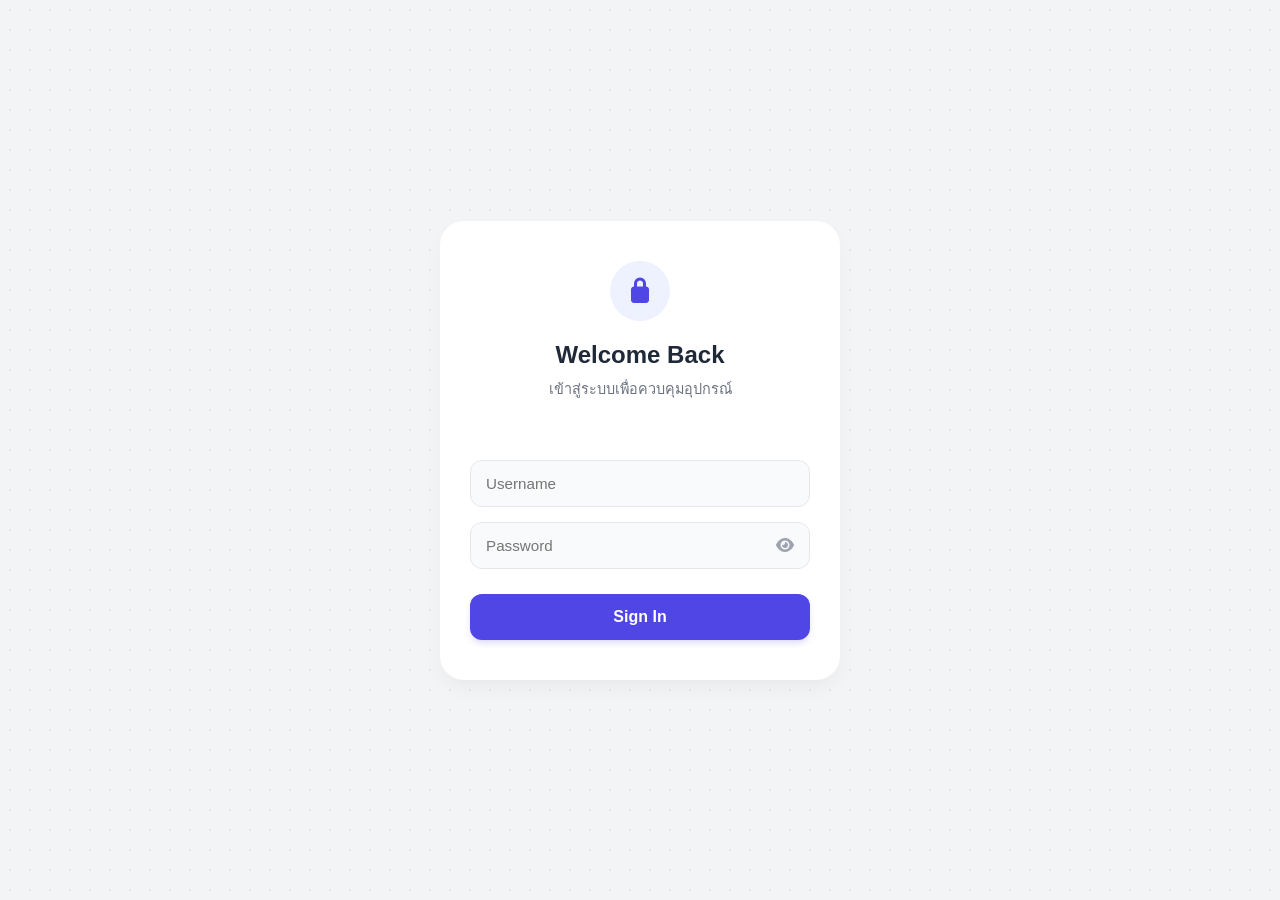
<file: index.html>
<!DOCTYPE html>
<html lang="th">
<head>
    <meta charset="UTF-8">
    <meta name="viewport" content="width=device-width, initial-scale=1.0">
    <title>Login - Control Panel</title>
    <link rel="stylesheet" href="css/all.min.css">
    <link rel="stylesheet" href="css/solid.css">
    <style>
        :root {
            --primary: #4f46e5;
            --primary-hover: #4338ca;
            --bg-color: #f3f4f6;
            --card-bg: #ffffff;
            --text-dark: #1f2937;
            --text-muted: #6b7280;
            --error: #ef4444;
            --success: #10b981;
        }

        * { box-sizing: border-box; margin: 0; padding: 0; font-family: 'Poppins', sans-serif; }

        body {
            background-color: var(--bg-color);
            background-image: radial-gradient(#e5e7eb 1px, transparent 1px);
            background-size: 20px 20px;
            display: flex; justify-content: center; align-items: center;
            height: 100vh; color: var(--text-dark);
        }

        .login-card {
            background: var(--card-bg);
            width: 100%; max-width: 400px;
            padding: 40px 30px;
            border-radius: 24px;
            box-shadow: 0 10px 25px -5px rgba(0,0,0,0.05), 0 8px 10px -6px rgba(0,0,0,0.01);
            text-align: center;
        }

        .icon-header {
            width: 60px; height: 60px;
            background: #eef2ff; color: var(--primary);
            border-radius: 50%; display: flex; justify-content: center; align-items: center;
            font-size: 24px; margin: 0 auto 20px;
        }

        h1 { font-weight: 600; font-size: 1.5rem; margin-bottom: 8px; }
        p.subtitle { font-size: 0.9rem; color: var(--text-muted); margin-bottom: 25px; }

        .input-group { position: relative; margin-bottom: 15px; text-align: left; }
        
        .input-group input {
            width: 100%; padding: 14px 45px 14px 15px;
            background: #f9fafb; border: 1px solid #e5e7eb;
            border-radius: 12px; outline: none; transition: 0.3s; font-size: 0.95rem;
        }
        .input-group input:focus {
            border-color: var(--primary); background: #fff;
            box-shadow: 0 0 0 4px rgba(79, 70, 229, 0.1);
        }

        .toggle-password {
            position: absolute; right: 15px; top: 50%; transform: translateY(-50%);
            color: #9ca3af; cursor: pointer; transition: 0.3s;
        }
        .toggle-password:hover { color: var(--text-dark); }

        .btn-login {
            width: 100%; padding: 14px; margin-top: 10px;
            background: var(--primary); color: white;
            border: none; border-radius: 12px; font-weight: 600; font-size: 1rem;
            cursor: pointer; transition: 0.3s; box-shadow: 0 4px 6px -1px rgba(79, 70, 229, 0.2);
        }
        .btn-login:hover { background: var(--primary-hover); transform: translateY(-2px); }
        .btn-login:disabled { background: #9ca3af; cursor: not-allowed; transform: none; box-shadow: none; }

        .msg-box { font-size: 0.85rem; min-height: 20px; margin-bottom: 15px; font-weight: 500; }
    </style>
</head>
<body>

<div class="login-card">
    <div class="icon-header"><i class="fa-solid fa-lock"></i></div>
    <h1>Welcome Back</h1>
    <p class="subtitle">เข้าสู่ระบบเพื่อควบคุมอุปกรณ์</p>

    <div class="msg-box errorMsg"></div>

    <form onsubmit="event.preventDefault(); handleSigngIN();">
        <div class="input-group">
            <input type="text" placeholder="Username" id="username-input" required />
        </div>
        
        <div class="input-group">
            <input type="password" placeholder="Password" id="password-input" required />
            <i class="fa-solid fa-eye toggle-password"></i>
        </div>

        <button type="submit" class="btn-login" id="loginBtn">Sign In</button>
    </form>
</div>

<script>
    const IP = window.location.hostname;
    const gateway = `http://${IP}`;

    window.onload = function () {
        const res = apiRequest(`${gateway}/api/checkToken`, "POST", {token:localStorage.getItem('esp32_token') || ""})
        
        res.then(e=>{
            if (e.status) {
                window.location.href = "/controlPanel/controlPanel.html";
            } else {
                console.log(e.msg);
            }
        })
        
    };

    // Password Toggle
    document.querySelector('.toggle-password').addEventListener('click', function() {
        const input = this.previousElementSibling;
        const type = input.getAttribute('type') === 'password' ? 'text' : 'password';
        input.setAttribute('type', type);
        this.classList.toggle('fa-eye');
        this.classList.toggle('fa-eye-slash');
    });

    async function apiRequest(url, method = 'POST', body = null) {
        try {
            const options = { method: method, headers: {} };
            if (body) {
                options.headers['Content-Type'] = 'application/json';
                options.body = JSON.stringify(body);
            }
            const response = await fetch(url, options);
            if (!response.ok) throw new Error(`Status: ${response.status}`);
            return await response.json();
        } catch (error) {
            console.error('Fetch Failed:', error);
            return null;
        }
    }

    async function handleSigngIN() {
        const userIn = document.querySelector('#username-input').value;
        const passIn = document.querySelector('#password-input').value;
        const errorMsg = document.querySelector('.errorMsg');
        const btn = document.querySelector('#loginBtn');

        btn.innerText = "Checking..."; btn.disabled = true; errorMsg.innerText = "";

        const result = await apiRequest(gateway + '/api/signin', 'POST', { u: userIn, p: passIn, token: localStorage.getItem("esp32_token") || ""});

        if (result && result.status) {
            errorMsg.innerText = "Login Success!";
            errorMsg.style.color = "var(--success)";
            localStorage.setItem('esp32_token', result.okte);
            setTimeout(() => { window.location.href = "/controlPanel/controlPanel.html"; }, 1000);
        } else {
            errorMsg.innerText = "Invalid Username or Password";
            errorMsg.style.color = "var(--error)";
            btn.innerText = "Sign In"; btn.disabled = false;
        }
    }
</script>

</body>
</html>
</file>
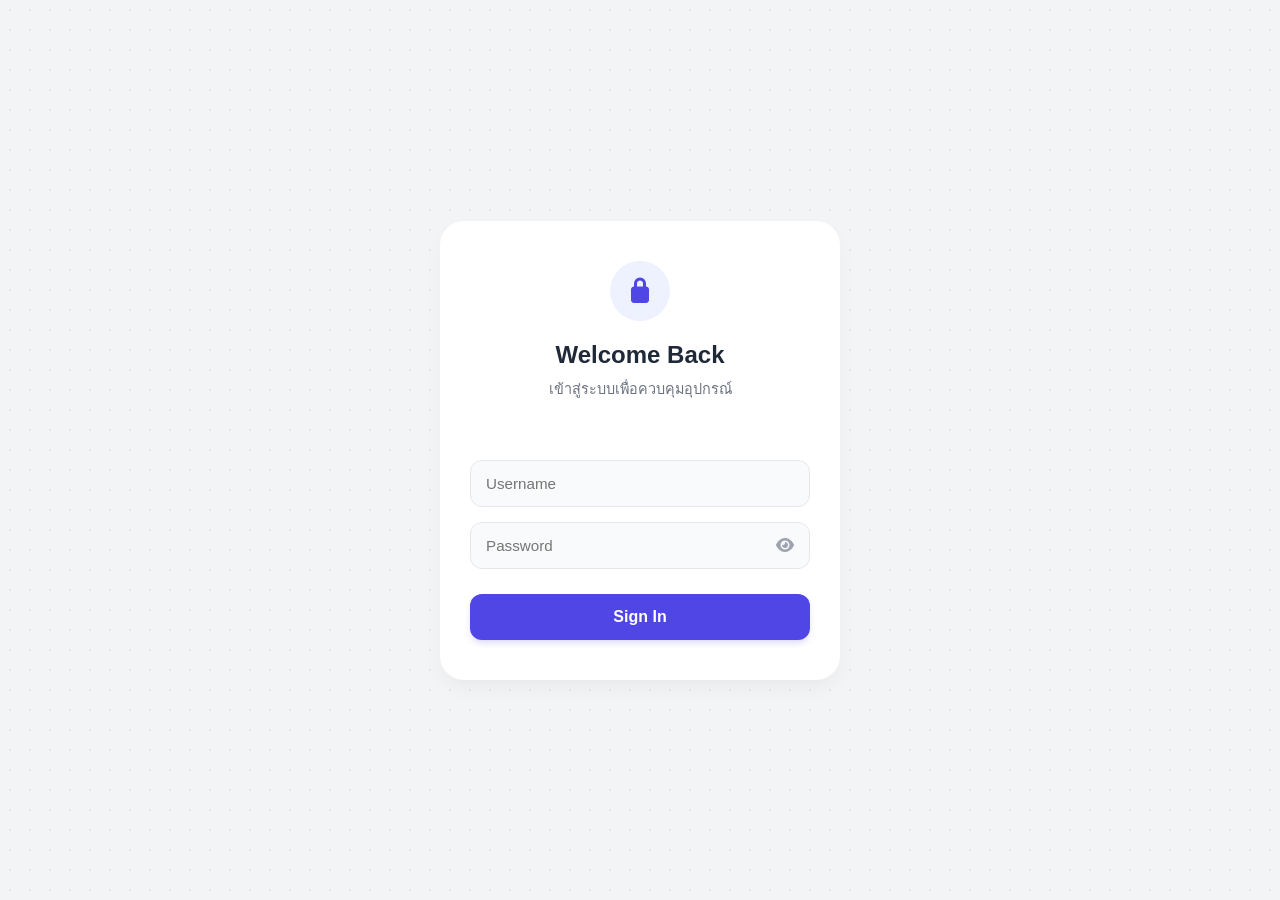
<file: controlPanel.html>
<!DOCTYPE html>
<html lang="en">
<head>
    <meta charset="UTF-8">
    <meta name="viewport" content="width=device-width, initial-scale=1.0, maximum-scale=1.0, user-scalable=no">
    <link rel="stylesheet" href="style.css">
    <link rel="stylesheet" href="css/all.min.css">
    <link rel="stylesheet" href="css/solid.css">
    <title>ToFan OS - Manager Dashboard</title>
</head>
<body>

    <header class="container">
        <div class="block-1">
            <div class="inner-block" style="text-align: center; padding-top: 50px;">
                <h2>ESP32 Dashboard</h2>
                <p style="color: #6b7280; margin-top: 10px;">Select an app below to start</p>
            </div>
        </div>

        <div class="block-2">
            <div class="inner-block app-block" style="justify-content: center;">
                <div class="app-icon icon-click" id="file-app-icon">
                    <div class="icon"><i class="fa-solid fa-folder"></i></div>
                </div>
                <div class="app-icon icon-click" id="setting-app-icon">
                    <div class="icon"><i class="fa-solid fa-gear"></i></div>
                </div>
            </div>
        </div>
    </header>

    <section class="file-manager panel-section">
        <div class="content">
            <div class="btn-close-window"><div class="burger-bar"></div></div>
            
            <div class="panel-header" style="flex-direction: column; align-items: flex-start;">
                <div style="display: flex; justify-content: space-between; width: 100%; align-items: center; margin-bottom: 15px;">
                    <h3>File Manager</h3>
                    <div class="header-actions">
                        <div style="position: relative; display: inline-block;">
                            <button class="btn-primary-sm" onclick="toggleDropdown('new-item-dropdown')">
                                <i class="fa-solid fa-plus"></i> New <i class="fa-solid fa-caret-down" style="margin-left: 2px;"></i>
                            </button>
                            
                            <div id="new-item-dropdown" class="dropdown-content">
                                <div class="dropdown-item" onclick="openModal('modal-create-folder'); toggleDropdown('new-item-dropdown')">
                                    <i class="fa-solid fa-folder-plus" style="color: #f59e0b; width: 20px;"></i> Folder
                                </div>
                                <div class="dropdown-item" onclick="openModal('modal-create-file'); toggleDropdown('new-item-dropdown')">
                                    <i class="fa-solid fa-file-circle-plus" style="color: var(--primary); width: 20px;"></i> File
                                </div>
                            </div>
                        </div>
                        <a href="/pageUploadFile/uploadFile.html" class="btn-secondary-sm"><i class="fa-solid fa-upload"></i> Upload</a>
                    </div>
                </div>
                
                <div style="display: flex; align-items: center; gap: 10px; width: 100%; background: #f1f5f9; padding: 10px; border-radius: 8px;">
                    <button class="btn-secondary-sm" onclick="goBack()" style="padding: 5px 10px;"><i class="fa-solid fa-arrow-left"></i></button>
                    <div id="current-path-display" style="font-family: monospace; font-size: 0.9rem; color: #3b82f6;">/main</div>
                </div>
            </div>

            <div class="display-data" id="file-list-container">
                <div style="text-align: center; color: gray; padding: 20px;">Loading files...</div>
            </div>
        </div>
    </section>

    <section class="setting panel-section">
        <div class="content">
            <div class="btn-close-window"><div class="burger-bar"></div></div>
            
            <div class="settings-wrapper" style="width: 100%; max-width: 400px; margin: 0 auto; overflow-y: auto; padding-bottom: 20px;">
                <h3 style="margin-bottom: 20px; text-align: center;">System Settings</h3>
                
                <div class="control-section" style="background: #f8fafc; padding: 20px; border-radius: 16px; margin-bottom: 20px; border: 1px solid var(--border-color);">
                    <div style="display: flex; align-items: center; gap: 15px; margin-bottom: 15px;">
                        <div class="icon" style="background: #e0e7ff; color: var(--primary); height: 45px; width: 45px;"><i class="fa-solid fa-microchip"></i></div>
                        <div>
                            <h4 style="margin: 0; font-size: 1rem;">Firmware</h4>
                            <p style="margin: 0; font-size: 0.8rem; color: var(--text-muted);">Update ESP32 system</p>
                        </div>
                    </div>
                    <a href="/update" class="btn-primary" style="text-align:center; display:block; text-decoration: none; box-shadow: none; background: #eef2ff; color: var(--primary);">
                        <i class="fa-solid fa-rotate"></i> Update Firmware
                    </a>
                </div>
                
                <hr style="border: 0; height: 1px; background: var(--border-color); margin: 25px 0;">
                
                <div class="control-section">
                    <h3 style="margin-bottom: 5px;">Change User</h3>
                    <p style="font-size: 0.85rem; color: var(--text-muted); margin-bottom: 20px;">เปลี่ยนชื่อผู้ใช้และรหัสผ่านสำหรับเข้าสู่ระบบ</p>
                    
                    <div id="change-user-msg" style="font-size: 0.85rem; min-height: 20px; margin-bottom: 15px; font-weight: 500; text-align: center;"></div>

                    <form id="changeUserForm" onsubmit="event.preventDefault(); handleChangeUser();">
                        <div style="margin-bottom: 15px;">
                            <input type="text" id="new-username" class="modal-input" placeholder="New Username" style="margin: 0;" required>
                        </div>
                        <div style="margin-bottom: 20px;">
                            <input type="password" id="new-password" class="modal-input" placeholder="New Password" style="margin: 0;" required>
                        </div>
                        <button type="submit" class="btn-primary" id="btn-change-user" style="width: 100%;"><i class="fa-solid fa-floppy-disk"></i> Save Changes</button>
                    </form>
                </div>
            </div>
        </div>
    </section>

    <div class="modal-overlay" id="modal-overlay"></div>

    <div class="modal-box" id="modal-file-options">
        <h3 id="selected-file-name" style="margin-bottom: 15px; text-align: center; word-break: break-all;">filename.txt</h3>
        <div style="display: flex; flex-direction: column; gap: 10px;">
            <button class="btn-action-modal btn-info" id="btn-read-file" onclick="readFile()">📖 Read / Preview</button>
            <button class="btn-action-modal btn-primary" id="btn-edit-text" onclick="openTextEditor()" style="display: none;">📝 Edit Content</button>
            <button class="btn-action-modal btn-warning" id="btn-rename-file" onclick="openModal('modal-rename-file')">✏️ Rename / Move</button>
            <button class="btn-action-modal btn-danger" id="btn-delete-file" onclick="openModal('modal-delete-file')">🗑️ Delete</button>
            <button class="btn-action-modal btn-secondary" onclick="closeModals()">Cancel</button>
        </div>
    </div>

    <div class="modal-box" id="modal-preview-file" style="width: 90%; max-width: 500px;">
        <h3 id="preview-filename" style="margin-bottom: 15px; text-align: center; word-break: break-all; color: var(--primary);"></h3>
        
        <div id="preview-content-container" style="display: flex; justify-content: center; align-items: center; min-height: 150px; max-height: 350px; overflow: auto; background: #f8fafc; border-radius: 12px; border: 1px solid var(--border-color); padding: 15px;">
            <div id="preview-loading" style="display: none; color: gray;"><i class="fa-solid fa-spinner fa-spin"></i> Loading...</div>
            
            <img id="preview-image" src="" style="display: none; max-width: 100%; max-height: 300px; object-fit: contain; border-radius: 8px;">
            <pre id="preview-text" style="display: none; width: 100%; height: 100%; margin: 0; white-space: pre-wrap; font-family: monospace; font-size: 0.85rem; color: #333; text-align: left;"></pre>
            
            <div id="preview-audio-container" style="display: none; width: 100%; flex-direction: column; align-items: center; gap: 20px;">
                <div style="width: 90px; height: 90px; background: #e2e8f0; border-radius: 50%; display: flex; justify-content: center; align-items: center; box-shadow: inset 0 0 10px rgba(0,0,0,0.1);">
                    <i class="fa-solid fa-music fa-2x text-muted"></i>
                </div>
                <audio id="preview-audio-element" src=""></audio>
                
                <div style="display: flex; align-items: center; width: 100%; gap: 10px;">
                    <span id="preview-audio-current" style="font-size: 0.8rem; width: 35px; text-align: right; color: var(--text-muted);">0:00</span>
                    <input type="range" id="preview-audio-seek" value="0" max="100" style="flex-grow: 1; accent-color: var(--primary);">
                    <span id="preview-audio-total" style="font-size: 0.8rem; width: 35px; color: var(--text-muted);">0:00</span>
                </div>
                
                <button id="preview-audio-play-btn" class="btn-primary" style="width: 60px; height: 60px; border-radius: 50%; padding: 0; display: flex; justify-content: center; align-items: center; font-size: 1.2rem; box-shadow: 0 4px 10px rgba(79,70,229,0.3);">
                    <i class="fa-solid fa-play" style="margin:0;"></i>
                </button>
            </div>
        </div>

        <div class="modal-btn-group" style="margin-top: 15px;">
            <button class="btn-secondary" style="width: 100%;" onclick="closeModals()">Close</button>
        </div>
    </div>

    <div class="modal-box" id="modal-text-editor" style="width: 90%; max-width: 600px;">
        <h3>Text Editor</h3>
        <p id="editor-filename" style="font-size: 0.8rem; color: #64748b; margin-bottom: 10px;"></p>
        <textarea id="editor-content" style="width: 100%; height: 250px; padding: 10px; border-radius: 8px; border: 1px solid #cbd5e1; font-family: monospace; resize: vertical;"></textarea>
        <div class="modal-btn-group" style="margin-top: 15px;">
            <button class="btn-secondary" onclick="closeModals()">Cancel</button>
            <button class="btn-primary" id="btn-save-text" onclick="saveTextFile()"><i class="fa-solid fa-floppy-disk"></i> Save</button>
        </div>
    </div>

    <div class="modal-box" id="modal-create-file">
        <h3>Create New File</h3>
        <input type="text" id="input-new-filename" class="modal-input" placeholder="e.g. index.html or config.txt">
        <div class="modal-btn-group">
            <button class="btn-secondary" onclick="closeModals()">Cancel</button>
            <button class="btn-primary" onclick="createFile()">Create</button>
        </div>
    </div>

    <div class="modal-box" id="modal-create-folder">
        <h3>Create New Folder</h3>
        <input type="text" id="input-new-foldername" class="modal-input" placeholder="Enter folder name">
        <div class="modal-btn-group">
            <button class="btn-secondary" onclick="closeModals()">Cancel</button>
            <button class="btn-primary" style="background: #f59e0b;" onclick="createFolder()">Create</button>
        </div>
    </div>

    <div class="modal-box" id="modal-rename-file">
        <h3>Rename / Move File</h3>
        <p style="font-size: 0.8rem; color: #64748b; margin-bottom: 10px;">You can change the name or type a new folder path to move it.</p>
        <input type="text" id="input-edit-filename" class="modal-input" placeholder="e.g. /main/new_folder/new_name.txt">
        <div class="modal-btn-group">
            <button class="btn-secondary" onclick="closeModals()">Cancel</button>
            <button class="btn-warning" onclick="editFile()">Save</button>
        </div>
    </div>

    <div class="modal-box" id="modal-delete-file">
        <h3 class="text-danger">Confirm Delete</h3>
        <p style="margin: 15px 0; text-align: center;">Are you sure you want to delete <br><strong id="delete-target-name"></strong>?</p>
        <div class="modal-btn-group">
            <button class="btn-secondary" onclick="closeModals()">Cancel</button>
            <button class="btn-danger" onclick="deleteFile()">Delete</button>
        </div>
    </div>

    <script src="script.js"></script>
</body>
</html>
</file>
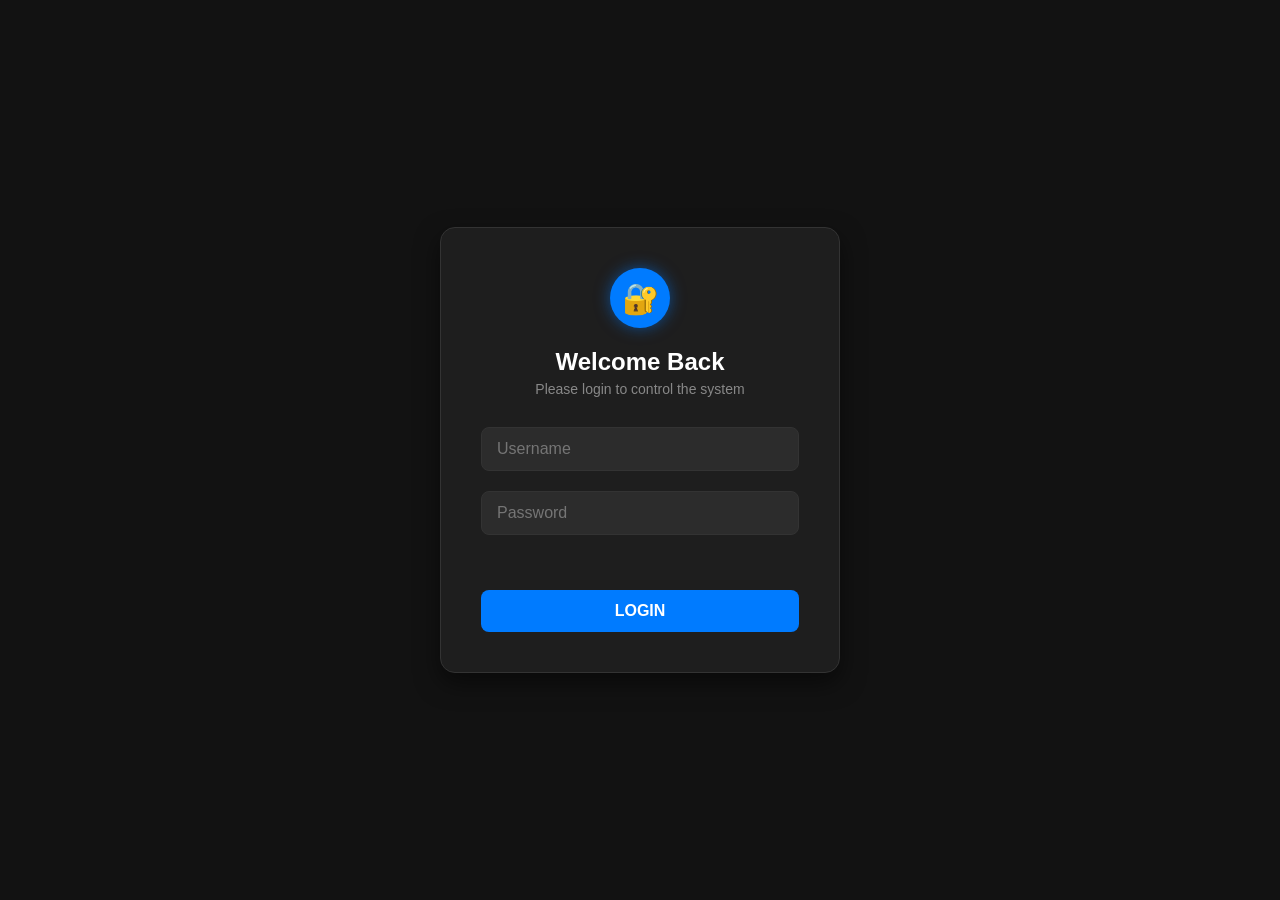
<file: loginPage.html>
<!DOCTYPE html>
<html lang="en">
<head>
    <meta charset="UTF-8">
    <meta name="viewport" content="width=device-width, initial-scale=1.0">
    <title>ESP32 Robot Login</title>
    <style>
        * {
            margin: 0;
            padding: 0;
            box-sizing: border-box;
            font-family: 'Segoe UI', Tahoma, Geneva, Verdana, sans-serif;
        }
    
        body {
            background-color: #121212;
            /* สีพื้นหลังดำด้าน */
            height: 100vh;
            display: flex;
            justify-content: center;
            align-items: center;
        }
    
        .login-wrapper {
            width: 100%;
            padding: 20px;
            display: flex;
            justify-content: center;
        }
    
        .login-card {
            background-color: #1e1e1e;
            width: 100%;
            max-width: 400px;
            padding: 40px;
            border-radius: 15px;
            box-shadow: 0 10px 25px rgba(0, 0, 0, 0.5);
            text-align: center;
            border: 1px solid #333;
        }
    
        .icon-circle {
            width: 60px;
            height: 60px;
            background: #007bff;
            color: white;
            font-size: 30px;
            border-radius: 50%;
            display: flex;
            justify-content: center;
            align-items: center;
            margin: 0 auto 20px;
            box-shadow: 0 0 15px rgba(0, 123, 255, 0.5);
        }
    
        h2 {
            color: #ffffff;
            margin-bottom: 5px;
        }
    
        p {
            color: #888;
            margin-bottom: 30px;
            font-size: 14px;
        }
    
        .input-group {
            margin-bottom: 20px;
        }
    
        input {
            width: 100%;
            padding: 12px 15px;
            background: #2c2c2c;
            border: 1px solid #333;
            border-radius: 8px;
            color: white;
            font-size: 16px;
            outline: none;
            transition: 0.3s;
        }
    
        input:focus {
            border-color: #007bff;
            box-shadow: 0 0 8px rgba(0, 123, 255, 0.3);
        }
    
        button {
            width: 100%;
            padding: 12px;
            background: #007bff;
            /* สีปุ่ม */
            color: white;
            border: none;
            border-radius: 8px;
            font-size: 16px;
            font-weight: bold;
            cursor: pointer;
            transition: 0.3s;
        }
    
        button:hover {
            background: #0056b3;
            transform: translateY(-2px);
        }
    
        button:active {
            transform: translateY(0);
        }
    
        .error-msg {
            color: #ff4d4d;
            font-size: 14px;
            margin-bottom: 15px;
            height: 20px;
            /* จองพื้นที่ไว้ */
        }
    </style>
</head>
<body>

    <div class="login-wrapper">
        <div class="login-card">
            <div class="icon-circle">
                🔐
            </div>
            
            <h2>Welcome Back</h2>
            <p>Please login to control the system</p>

            <form id="loginForm" onsubmit="event.preventDefault(); handleLogin();">
                <div class="input-group">
                    <input type="text" id="username" required placeholder="Username">
                </div>
                
                <div class="input-group">
                    <input type="password" id="password" required placeholder="Password">
                </div>

                <div class="error-msg" id="errorMsg"></div>

                <button type="submit" id="loginBtn">LOGIN</button>
            </form>
        </div>
    </div>

    <script>
        const API_URL = "";

        // --- ฟังก์ชัน Fetch มาตรฐาน ---
        async function apiRequest(url, method = 'GET', body = null) {
            try {
                const options = { method: method, headers: {} };
                if (body) {
                    options.headers['Content-Type'] = 'application/json';
                    options.body = JSON.stringify(body);
                }
                const response = await fetch(API_URL + url, options);
                if (!response.ok) throw new Error(`Status: ${response.status}`);
                return await response.json();
            } catch (error) {
                console.error('Fetch Failed:', error);
                return null;
            }
        }

        // --- ตรวจสอบ Auto Login เมื่อเปิดหน้าเว็บ ---
        window.onload = async function () {
            const token = localStorage.getItem('esp32_token');

            // ถ้ามี Token ให้ลองข้ามไปหน้าหลักเลย (หรือเช็คกับ Server ก่อนก็ได้)
            if (token) {
                console.log("Found token, redirecting...");
                // window.location.href = "control.html"; // เปิดหน้าควบคุม
            }
        };

        // --- ฟังก์ชันกดปุ่ม Login ---
        async function handleLogin() {
            const userIn = document.getElementById('username').value;
            const passIn = document.getElementById('password').value;
            const btn = document.getElementById('loginBtn');
            const errorMsg = document.getElementById('errorMsg');

            // 1. เปลี่ยนปุ่มเป็น Loading
            btn.innerText = "Checking...";
            btn.disabled = true;
            errorMsg.innerText = "";

            // 2. ส่งไปเช็คที่ ESP32
            // สมมติ API คือ /api/login ส่ง {u: username, p: password}
            const result = await apiRequest('/api/login', 'POST', { u: userIn, p: passIn });

            // 3. ตรวจสอบผลลัพธ์
            if (result && result.status === 'ok') {
                // ✅ Login สำเร็จ
                errorMsg.style.color = "#4caf50"; // สีเขียว
                errorMsg.innerText = "Login Success!";

                // บันทึก Token (ถ้ามี) หรือแค่จำว่าผ่านแล้ว
                localStorage.setItem('esp32_token', result.token || 'logged_in');

                // รอ 1 วินาทีแล้วเปลี่ยนหน้า
                setTimeout(() => {
                    window.location.href = "control.html"; // ไปหน้าควบคุม
                }, 1000);

            } else {
                // ❌ Login พลาด
                errorMsg.style.color = "#ff4d4d"; // สีแดง
                errorMsg.innerText = "Invalid Username or Password";
                btn.innerText = "LOGIN";
                btn.disabled = false;
            }
        }
    </script>
</body>
</html>
</file>
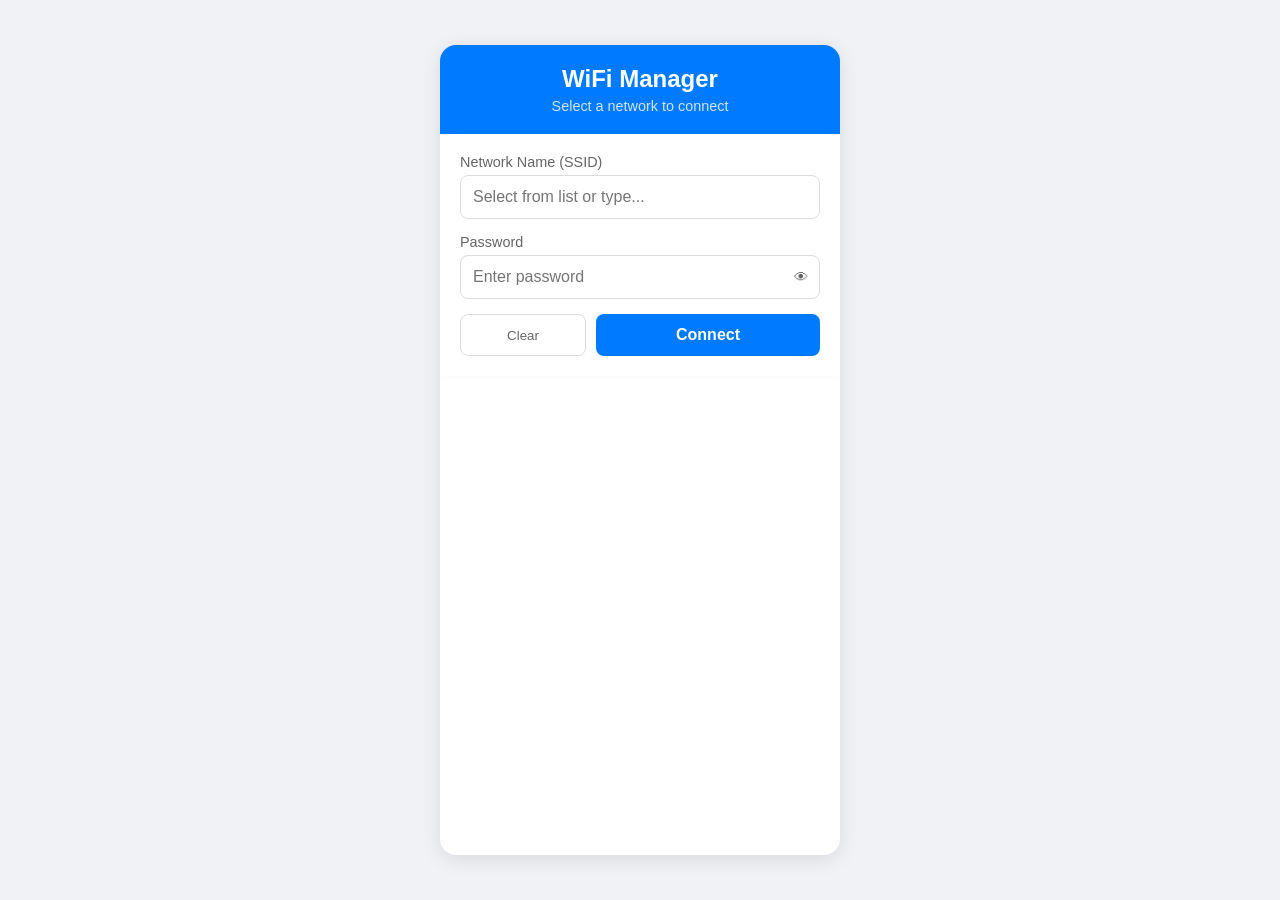
<file: WiFiManger/wifiManager.html>
<!DOCTYPE html>
<html lang="en">
<head>
    <meta charset="UTF-8">
    <meta name="viewport" content="width=device-width, initial-scale=1.0">
    <title>ESP32 WiFi Manager</title>
    <style>
        :root {
            --primary: #007bff;
            --bg: #f0f2f5;
            --card-bg: #ffffff;
            --text: #333;
            --text-light: #666;
            --border: #ddd;
        }

        * { margin: 0; padding: 0; box-sizing: border-box; font-family: -apple-system, BlinkMacSystemFont, "Segoe UI", Roboto, Helvetica, Arial, sans-serif; }

        body {
            background-color: var(--bg);
            display: flex;
            justify-content: center;
            align-items: center;
            min-height: 100vh;
            padding: 20px;
        }

        .container {
            width: 100%;
            max-width: 400px;
            background: var(--card-bg);
            border-radius: 16px;
            box-shadow: 0 4px 20px rgba(0,0,0,0.1);
            overflow: hidden;
            display: flex;
            flex-direction: column;
            height: 90vh; /* เต็มจอแต่มีขอบ */
        }

        /* Header Section */
        .header {
            background: var(--primary);
            color: white;
            padding: 20px;
            text-align: center;
        }
        .header h2 { margin: 0; font-size: 1.5rem; }
        .header p { opacity: 0.8; font-size: 0.9rem; margin-top: 5px; }

        /* WiFi List Section (Scrollable) */
        .wifi-list-container {
            flex: 1; /* กินพื้นที่ที่เหลือ */
            overflow-y: auto;
            padding: 0;
            border-bottom: 1px solid var(--border);
            position: relative;
        }

        .refresh-btn {
            position: sticky;
            top: 0;
            width: 100%;
            background: #eef5ff;
            border: none;
            padding: 10px;
            color: var(--primary);
            font-weight: bold;
            cursor: pointer;
            z-index: 10;
            border-bottom: 1px solid var(--border);
        }

        .wifi-item {
            padding: 15px 20px;
            border-bottom: 1px solid #eee;
            cursor: pointer;
            display: flex;
            justify-content: space-between;
            align-items: center;
            transition: background 0.2s;
        }

        .wifi-item:hover { background-color: #f8f9fa; }
        .wifi-item:active { background-color: #e2e6ea; }

        .wifi-name { font-weight: 500; color: var(--text); }
        .wifi-signal { font-size: 0.8rem; color: var(--text-light); }
        
        .wifi-lock { margin-right: 8px; font-size: 0.8rem; }

        /* Form Section (Fixed Bottom) */
        .form-section {
            padding: 20px;
            background: var(--card-bg);
            box-shadow: 0 -2px 10px rgba(0,0,0,0.05);
        }

        .input-group { margin-bottom: 15px; position: relative; }
        
        label { display: block; margin-bottom: 5px; color: var(--text-light); font-size: 0.9rem; }
        
        input {
            width: 100%;
            padding: 12px;
            border: 1px solid var(--border);
            border-radius: 8px;
            font-size: 1rem;
            outline: none;
            transition: border-color 0.3s;
        }

        input:focus { border-color: var(--primary); }

        .password-wrapper { position: relative; }
        .toggle-password {
            position: absolute;
            right: 12px;
            top: 50%;
            transform: translateY(-50%);
            cursor: pointer;
            color: var(--text-light);
            font-size: 0.9rem;
            user-select: none;
        }

        .btn-group { display: flex; gap: 10px; }

        button.btn-submit {
            flex: 2;
            padding: 12px;
            background: var(--primary);
            color: white;
            border: none;
            border-radius: 8px;
            font-size: 1rem;
            font-weight: bold;
            cursor: pointer;
        }
        
        button.btn-submit:disabled { background: #ccc; }

        button.btn-clear {
            flex: 1;
            padding: 12px;
            background: transparent;
            color: var(--text-light);
            border: 1px solid var(--border);
            border-radius: 8px;
            cursor: pointer;
        }

        /* Loading Overlay */
        #loader {
            display: none;
            text-align: center;
            padding: 20px;
            color: var(--text-light);
        }

    </style>
</head>
<body>

    <div class="container">
        <div class="header">
            <h2>WiFi Manager</h2>
            <p>Select a network to connect</p>
        </div>

        <div class="form-section">
            <form id="wifiForm" onsubmit="event.preventDefault(); connectWiFi();">
                <div class="input-group">
                    <label for="ssid">Network Name (SSID)</label>
                    <input type="text" id="ssid" name="ssid" placeholder="Select from list or type..." required>
                </div>

                <div class="input-group">
                    <label for="password">Password</label>
                    <div class="password-wrapper">
                        <input type="password" id="password" name="password" placeholder="Enter password">
                        <span class="toggle-password" onclick="togglePassword()">👁</span>
                    </div>
                </div>

                <div class="btn-group">
                    <button type="button" class="btn-clear" onclick="clearForm()">Clear</button>
                    <button type="submit" class="btn-submit" id="connectBtn">Connect</button>
                </div>
            </form>
        </div>
    </div>

    <script>
        // --- 1. จำลองข้อมูลสำหรับการทดสอบ (ถ้าใช้จริง ESP32 ต้องส่ง JSON มา) ---
        // ให้แก้ IP นี้เป็น IP ของ ESP32 เมื่อใช้งานจริง
        const API_BASE = "http://192.168.4.1";

        async function connectWiFi() {
            const ssid = document.getElementById("ssid").value;
            const password = document.getElementById("password").value;
            const btn = document.getElementById("connectBtn");

            if(!ssid) return alert("Please enter SSID");

            btn.innerText = "Connecting...";
            btn.disabled = true;

            try {
                // ส่งข้อมูลไป ESP32
                const response = await fetch(`${API_BASE}/wifi`, {
                    method: 'POST',
                    headers: { 'Content-Type': 'application/json' },
                    body: JSON.stringify({ ssid, password })
                });
                
                if(response.ok) {
                    alert("Settings sent! ESP32 is connecting...");
                } else {
                    alert("Error sending settings.");
                }
            } catch (e) {
                console.error(e);
                alert("Failed to send data to ESP32 (Check connection)");
            } finally {
                btn.innerText = "Connect";
                btn.disabled = false;
            }
        }

        // --- 3. ฟังก์ชันเสริม UI ---

        function togglePassword() {
            const passInput = document.getElementById("password");
            const toggleBtn = document.querySelector(".toggle-password");
            if (passInput.type === "password") {
                passInput.type = "text";
                toggleBtn.innerText = "🚫"; // Icon ปิดตา
            } else {
                passInput.type = "password";
                toggleBtn.innerText = "👁"; // Icon เปิดตา
            }
        }

        function clearForm() {
            document.getElementById("ssid").value = "";
            document.getElementById("password").value = "";
        }
    </script>
</body>
</html>
</file>
<file: style.css>
:root {
    --primary: #4f46e5;
    --primary-hover: #4338ca;
    --bg-color: #f3f4f6;
    --card-bg: #ffffff;
    --danger: #ef4444;
    --warning: #f59e0b;
    --info: #3b82f6;
    --text-dark: #1f2937;
    --text-muted: #6b7280;
    --border-color: #e5e7eb;
}

* { padding: 0; margin: 0; box-sizing: border-box; font-family: -apple-system, BlinkMacSystemFont, 'Segoe UI', Roboto, Helvetica, Arial, sans-serif; }

body { background: var(--bg-color); color: var(--text-dark); overflow: hidden; touch-action: manipulation; }

/* Responsive Container */
.container { width: 100vw; height: 100vh; position: relative; }

/* Main Dashboard Block */
.block-1 {
    width: 90%; height: 70vh; margin: 20px auto;
    background: var(--card-bg); border-radius: 24px;
    box-shadow: 0 10px 25px rgba(0,0,0,0.05); overflow: hidden;
}

.inner-block { width: 100%; height: 100%; padding: 20px; }

/* Mobile Dock Style (อัปเดตให้รองรับไอคอน + ตัวหนังสือ) */
.block-2 {
    position: fixed; bottom: 20px; left: 50%; transform: translateX(-50%); max-width: 400px; height: 70px; 
    background: rgba(255, 255, 255, 0.9); backdrop-filter: blur(10px);
    border-radius: 30px; box-shadow: 0 15px 35px rgba(0,0,0,0.1); z-index: 10;
}

.app-block { display: flex; align-items: center; justify-content: center; height: 100%; padding: 0 10px; }
.app-icon { cursor: pointer; -webkit-tap-highlight-color: transparent; display: flex; flex-direction: column; align-items: center; justify-content: center; margin: 0 0.5rem;}
.icon {
    height: 50px; width: 50px; background: #f3f4f6; color: var(--text-dark);
    border-radius: 16px; display: flex; justify-content: center; align-items: center;
    font-size: 22px; transition: 0.2s ease-out;
}
.app-icon:active .icon, .app-icon:hover .icon { transform: translateY(-5px) scale(1.05); background: var(--primary); color: white; box-shadow: 0 8px 15px rgba(79,70,229,0.3); }

/* Sliding Panels */
.panel-section {
    position: fixed; left: 0; top: 100%; width: 100vw; height: 88vh;
    background: transparent; transition: top 0.35s cubic-bezier(0.2, 0.8, 0.2, 1);
    z-index: 20; display: flex; justify-content: center;
}
.panel-section .content {
    background: var(--card-bg); width: 100%; max-width: 800px; height: 100%;
    border-radius: 30px 30px 0 0; box-shadow: 0 -10px 40px rgba(0,0,0,0.1);
    padding: 30px 20px; position: relative; display: flex; flex-direction: column;
}

/* Close indicator */
.btn-close-window {
    position: absolute; top: -15px; left: 50%; transform: translateX(-50%);
    background: var(--card-bg); border-radius: 20px; width: 50px; height: 30px;
    display: flex; justify-content: center; align-items: center; cursor: pointer;
}
.burger-bar { width: 30px; height: 5px; background: #cbd5e1; border-radius: 5px; }

/* File Manager UI */
.panel-header { display: flex; justify-content: space-between; align-items: center; margin-bottom: 15px; flex-wrap: wrap; gap: 10px;}
.header-actions { display: flex; gap: 10px; }
.btn-primary-sm, .btn-secondary-sm {
    padding: 8px 12px; border: none; border-radius: 8px; font-weight: 600; font-size: 0.85rem; cursor: pointer; text-decoration: none; color: white; display: inline-flex; align-items: center; gap: 5px;
}
.btn-primary-sm { background: var(--primary); }
.btn-secondary-sm { background: var(--text-muted); }

.display-data { flex-grow: 1; overflow-y: auto; border: 1px solid var(--border-color); border-radius: 12px; padding: 10px; background: #f8fafc;}
.file-item {
    display: flex; justify-content: space-between; align-items: center;
    padding: 15px; border-bottom: 1px solid #e2e8f0; background: white; border-radius: 8px;
    margin-bottom: 8px; cursor: pointer; transition: 0.2s;
}
.file-item:active { background: #eef2ff; transform: scale(0.98); }
.file-info { display: flex; align-items: center; gap: 10px; font-weight: 500; font-size: 0.95rem; }

/* --- LOCAL MODAL SYSTEM --- */
.modal-overlay {
    position: fixed; top: 0; left: 0; width: 100vw; height: 100vh;
    background: rgba(0,0,0,0.4); backdrop-filter: blur(3px);
    z-index: 100; display: none; opacity: 0; transition: 0.3s;
}
.modal-box {
    position: fixed; top: 50%; left: 50%; transform: translate(-50%, -50%) scale(0.9);
    width: 90%; max-width: 350px; background: white; border-radius: 20px;
    padding: 25px; box-shadow: 0 20px 40px rgba(0,0,0,0.2);
    z-index: 101; display: none; opacity: 0; transition: 0.3s cubic-bezier(0.175, 0.885, 0.32, 1.275);
}
.modal-box.active { display: block; opacity: 1; transform: translate(-50%, -50%) scale(1); }
.modal-overlay.active { display: block; opacity: 1; }

.modal-input {
    width: 100%; padding: 12px; border: 1px solid var(--border-color); border-radius: 10px;
    margin: 15px 0; font-size: 1rem; outline: none;
}
.modal-input:focus { border-color: var(--primary); }

/* สไตล์สำหรับ Textarea (Text Editor) */
.modal-box textarea {
    width: 100%; padding: 12px; border: 1px solid var(--border-color); border-radius: 10px;
    margin: 10px 0 15px 0; font-size: 0.9rem; font-family: monospace; outline: none; resize: vertical;
    background-color: #f8fafc; transition: 0.2s;
}
.modal-box textarea:focus { border-color: var(--primary); background-color: #ffffff; }

.modal-btn-group { display: flex; gap: 10px; }
.modal-btn-group button { flex: 1; padding: 12px; border: none; border-radius: 10px; font-weight: 600; font-size: 1rem; cursor: pointer; transition: 0.2s; }
.btn-secondary { background: #e5e7eb; color: var(--text-dark); }
.btn-danger { background: var(--danger); color: white; }
.btn-warning { background: var(--warning); color: white; }
.btn-info { background: var(--info); color: white; }
.text-danger { color: var(--danger); }

.btn-action-modal { width: 100%; padding: 12px; border: none; border-radius: 10px; font-weight: bold; font-size: 1rem; cursor: pointer; margin-bottom: 5px; }

/* ปุ่ม Primary แบบพรีเมียม */
.btn-primary {
    width: 100%; padding: 14px; background-color: var(--primary); color: white;
    border: none !important; border-radius: 12px; font-size: 1rem; font-weight: 600;
    cursor: pointer; transition: all 0.3s ease; box-shadow: 0 4px 12px rgba(79, 70, 229, 0.25);
    display: flex; justify-content: center; align-items: center; gap: 8px;
}

.btn-primary:hover { background-color: var(--primary-hover); transform: translateY(-2px); box-shadow: 0 6px 16px rgba(79, 70, 229, 0.4); }
.btn-primary:active { transform: translateY(0); box-shadow: 0 2px 8px rgba(79, 70, 229, 0.2); }
.btn-primary:disabled { background: #9ca3af; cursor: not-allowed; transform: none; box-shadow: none; }

/* Toggles (iOS Style Native CSS) */
.toggle-item { display: flex; justify-content: space-between; align-items: center; padding: 12px 0; border-bottom: 1px solid #f1f5f9; }
.toggle-switch { position: relative; width: 50px; height: 26px; }
.toggle-switch input { opacity: 0; width: 0; height: 0; }
.slider { position: absolute; cursor: pointer; top: 0; left: 0; right: 0; bottom: 0; background-color: #ccc; transition: .4s; border-radius: 26px; }
.slider:before { position: absolute; content: ""; height: 20px; width: 20px; left: 3px; bottom: 3px; background-color: white; transition: .4s; border-radius: 50%; }
input:checked + .slider { background-color: var(--primary); }
input:checked + .slider:before { transform: translateX(24px); }

/* Landscape Media Query */
@media (orientation: landscape) and (max-height: 600px) {
    .block-1 { height: 60vh; }
    .panel-section .content { flex-direction: row; flex-wrap: wrap; overflow-y: auto;}
}

/* ซ่อน Scrollbar แต่ยังเลื่อนได้ปกติ */
.hide-scrollbar { -ms-overflow-style: none; scrollbar-width: none; }
.hide-scrollbar::-webkit-scrollbar { display: none; }

/* ================= Dropdown Menu Styles ================= */
.dropdown-content {
    display: none; position: absolute; right: 0; top: 110%;
    background-color: white; min-width: 130px; box-shadow: 0px 10px 25px rgba(0,0,0,0.15);
    border-radius: 12px; z-index: 100; overflow: hidden; border: 1px solid var(--border-color);
}

.dropdown-content.show { display: block; animation: fadeInDown 0.2s ease-out; }

.dropdown-item {
    color: var(--text-dark); padding: 12px 16px; cursor: pointer;
    display: flex; align-items: center; gap: 8px; font-size: 0.95rem;
    font-weight: 500; transition: background-color 0.2s;
}

.dropdown-item:hover, .dropdown-item:active { background-color: #f1f5f9; }

@keyframes fadeInDown {
    from { opacity: 0; transform: translateY(-10px); }
    to { opacity: 1; transform: translateY(0); }
}
</file>
<file: css/solid.css>
/*!
 * Font Awesome Free 7.2.0 by @fontawesome - https://fontawesome.com
 * License - https://fontawesome.com/license/free (Icons: CC BY 4.0, Fonts: SIL OFL 1.1, Code: MIT License)
 * Copyright 2026 Fonticons, Inc.
 */
:root, :host {
  --fa-family-classic: 'Font Awesome 7 Free';
  --fa-font-solid: normal 900 1em/1 var(--fa-family-classic);
  /* deprecated: this older custom property will be removed next major release */
  --fa-style-family-classic: var(--fa-family-classic);
}

@font-face {
  font-family: "Font Awesome 7 Free";
  font-style: normal;
  font-weight: 900;
  font-display: block;
  src: url("../webfonts/fa-solid-900.woff2");
}
.fas {
  --fa-family: var(--fa-family-classic);
  --fa-style: 900;
}

.fa-classic {
  --fa-family: var(--fa-family-classic);
}

.fa-solid {
  --fa-style: 900;
}
</file>
